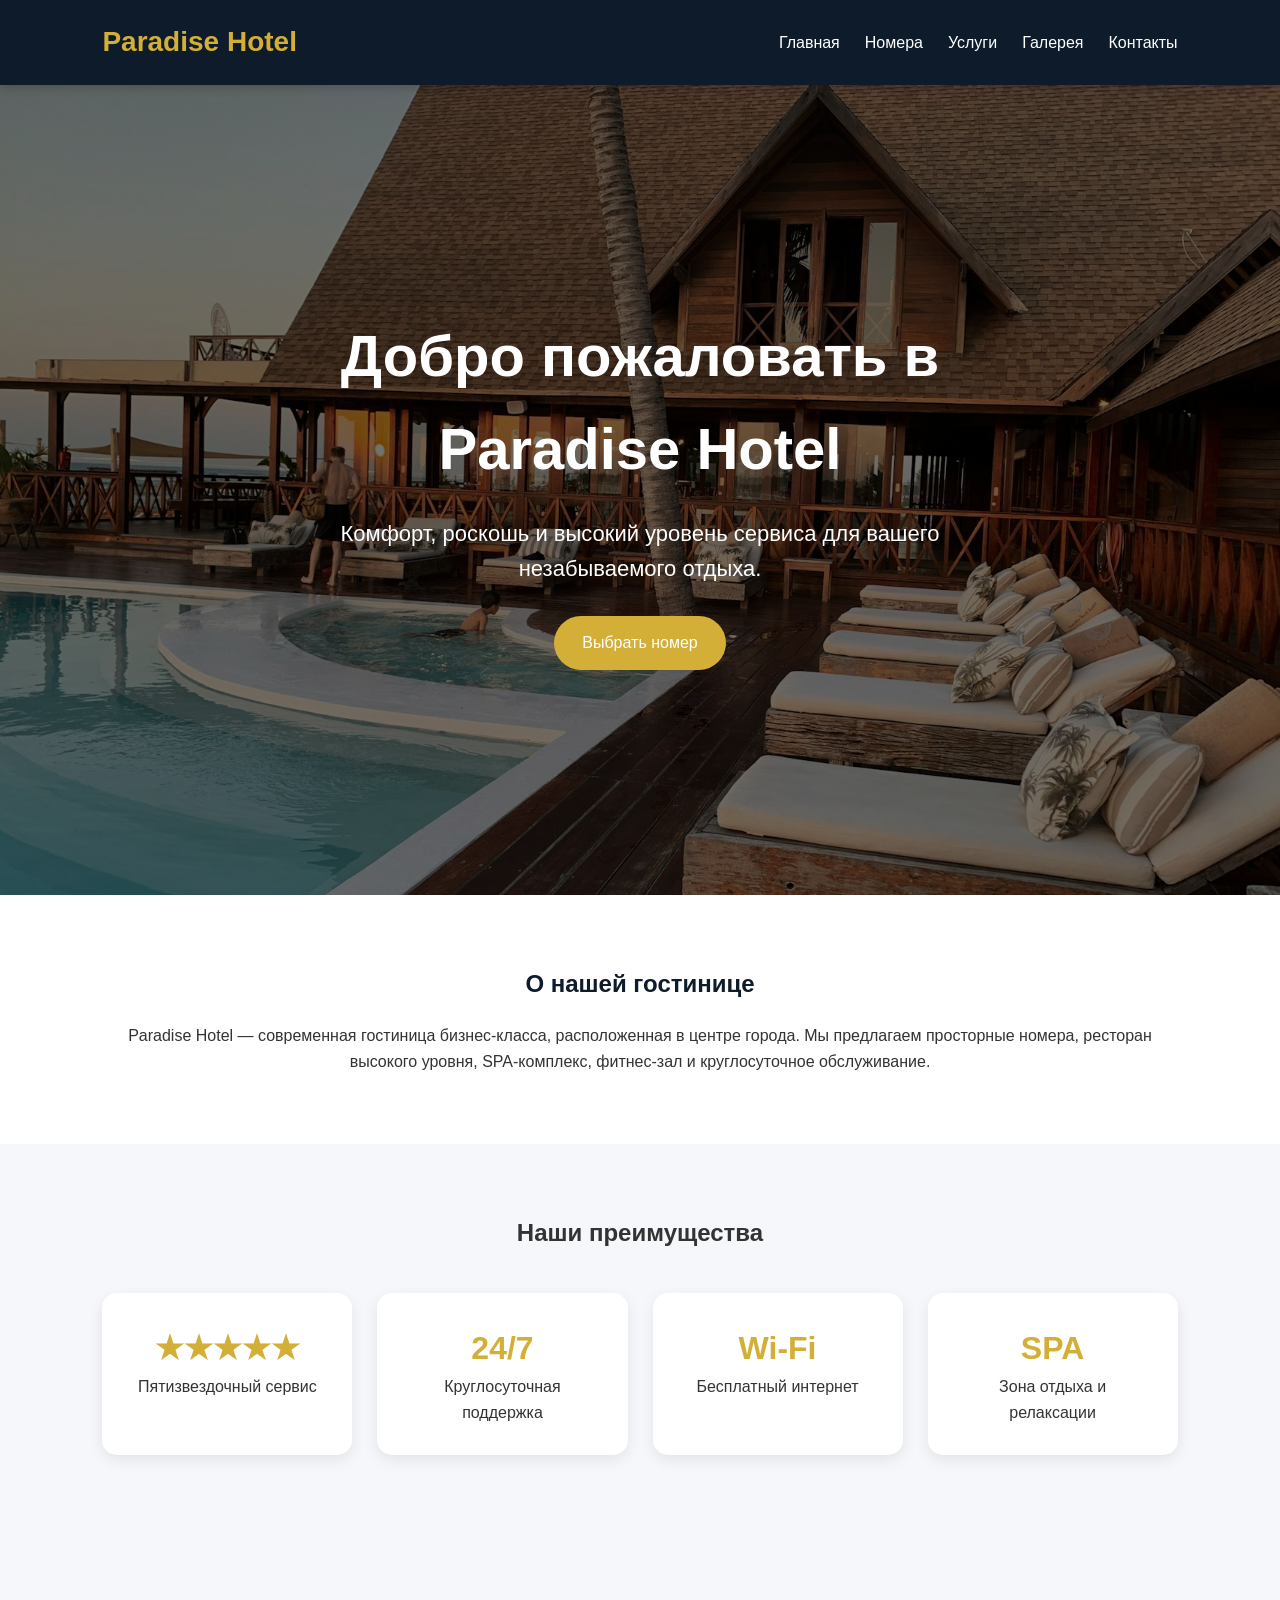
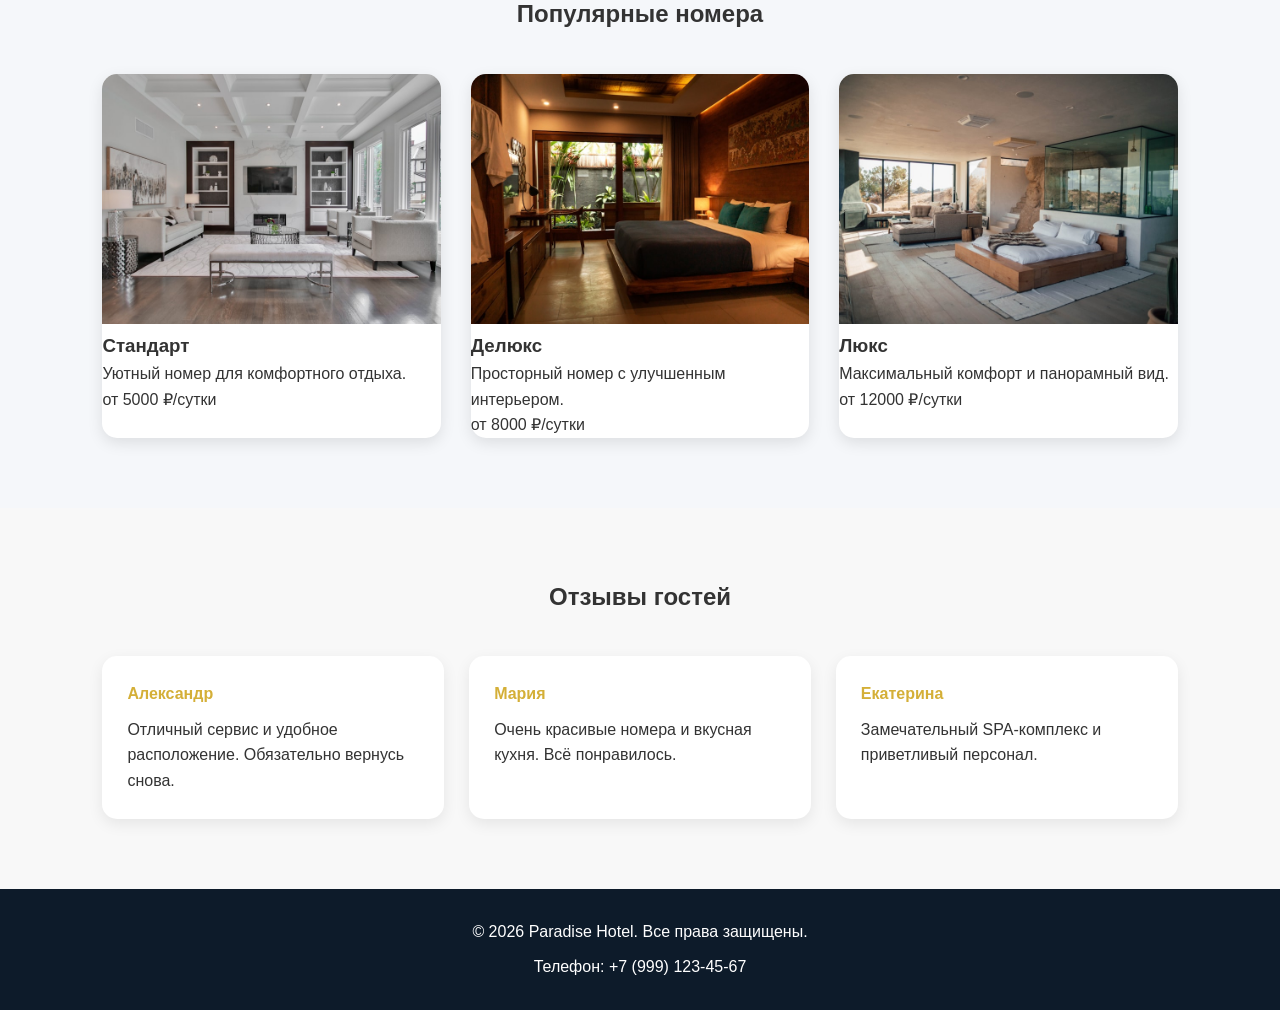
<file: index.html>
<!DOCTYPE html>
<html lang="ru">
<head>
    <meta charset="UTF-8">
    <meta name="viewport" content="width=device-width, initial-scale=1.0">

    <title>Paradise Hotel | Главная</title>

    <link rel="stylesheet" href="style.css">

    <script defer src="script.js"></script>
</head>
<body>

<header>

    <div class="logo">
        Paradise Hotel
    </div>

    <nav>
        <ul>
            <li><a href="index.html">Главная</a></li>
            <li><a href="rooms.html">Номера</a></li>
            <li><a href="services.html">Услуги</a></li>
            <li><a href="gallery.html">Галерея</a></li>
            <li><a href="contacts.html">Контакты</a></li>
        </ul>
    </nav>

</header>

<section class="hero">

    <div class="hero-overlay">

        <h1>Добро пожаловать в Paradise Hotel</h1>

        <p>
            Комфорт, роскошь и высокий уровень сервиса
            для вашего незабываемого отдыха.
        </p>

        <a href="rooms.html" class="btn">
            Выбрать номер
        </a>

    </div>

</section>

<section class="about">

    <h2>О нашей гостинице</h2>

    <p>
        Paradise Hotel — современная гостиница
        бизнес-класса, расположенная в центре города.
        Мы предлагаем просторные номера,
        ресторан высокого уровня, SPA-комплекс,
        фитнес-зал и круглосуточное обслуживание.
    </p>

</section>

<section class="advantages">

    <h2>Наши преимущества</h2>

    <div class="adv-grid">

        <div class="adv-card">
            <h3>★★★★★</h3>
            <p>Пятизвездочный сервис</p>
        </div>

        <div class="adv-card">
            <h3>24/7</h3>
            <p>Круглосуточная поддержка</p>
        </div>

        <div class="adv-card">
            <h3>Wi-Fi</h3>
            <p>Бесплатный интернет</p>
        </div>

        <div class="adv-card">
            <h3>SPA</h3>
            <p>Зона отдыха и релаксации</p>
        </div>

    </div>

</section>

<section class="popular-rooms">

    <h2>Популярные номера</h2>

    <div class="room-grid">

        <div class="room-card">

            <img src="images/room-standard.jpg"
                 alt="Стандарт">

            <h3>Стандарт</h3>

            <p>
                Уютный номер для комфортного отдыха.
            </p>

            <p class="price">
                от 5000 ₽/сутки
            </p>

        </div>

        <div class="room-card">

            <img src="images/room-deluxe.jpg"
                 alt="Делюкс">

            <h3>Делюкс</h3>

            <p>
                Просторный номер с улучшенным интерьером.
            </p>

            <p class="price">
                от 8000 ₽/сутки
            </p>

        </div>

        <div class="room-card">

            <img src="images/room-luxury.jpg"
                 alt="Люкс">

            <h3>Люкс</h3>

            <p>
                Максимальный комфорт и панорамный вид.
            </p>

            <p class="price">
                от 12000 ₽/сутки
            </p>

        </div>

    </div>

</section>

<section class="reviews">

    <h2>Отзывы гостей</h2>

    <div class="review-grid">

        <div class="review-card">

            <h4>Александр</h4>

            <p>
                Отличный сервис и удобное расположение.
                Обязательно вернусь снова.
            </p>

        </div>

        <div class="review-card">

            <h4>Мария</h4>

            <p>
                Очень красивые номера и вкусная кухня.
                Всё понравилось.
            </p>

        </div>

        <div class="review-card">

            <h4>Екатерина</h4>

            <p>
                Замечательный SPA-комплекс
                и приветливый персонал.
            </p>

        </div>

    </div>

</section>

<footer>

    <div class="footer-content">

        <p>
            © 2026 Paradise Hotel.
            Все права защищены.
        </p>

        <p>
            Телефон:
            +7 (999) 123-45-67
        </p>

    </div>

</footer>

</body>
</html>
</file>
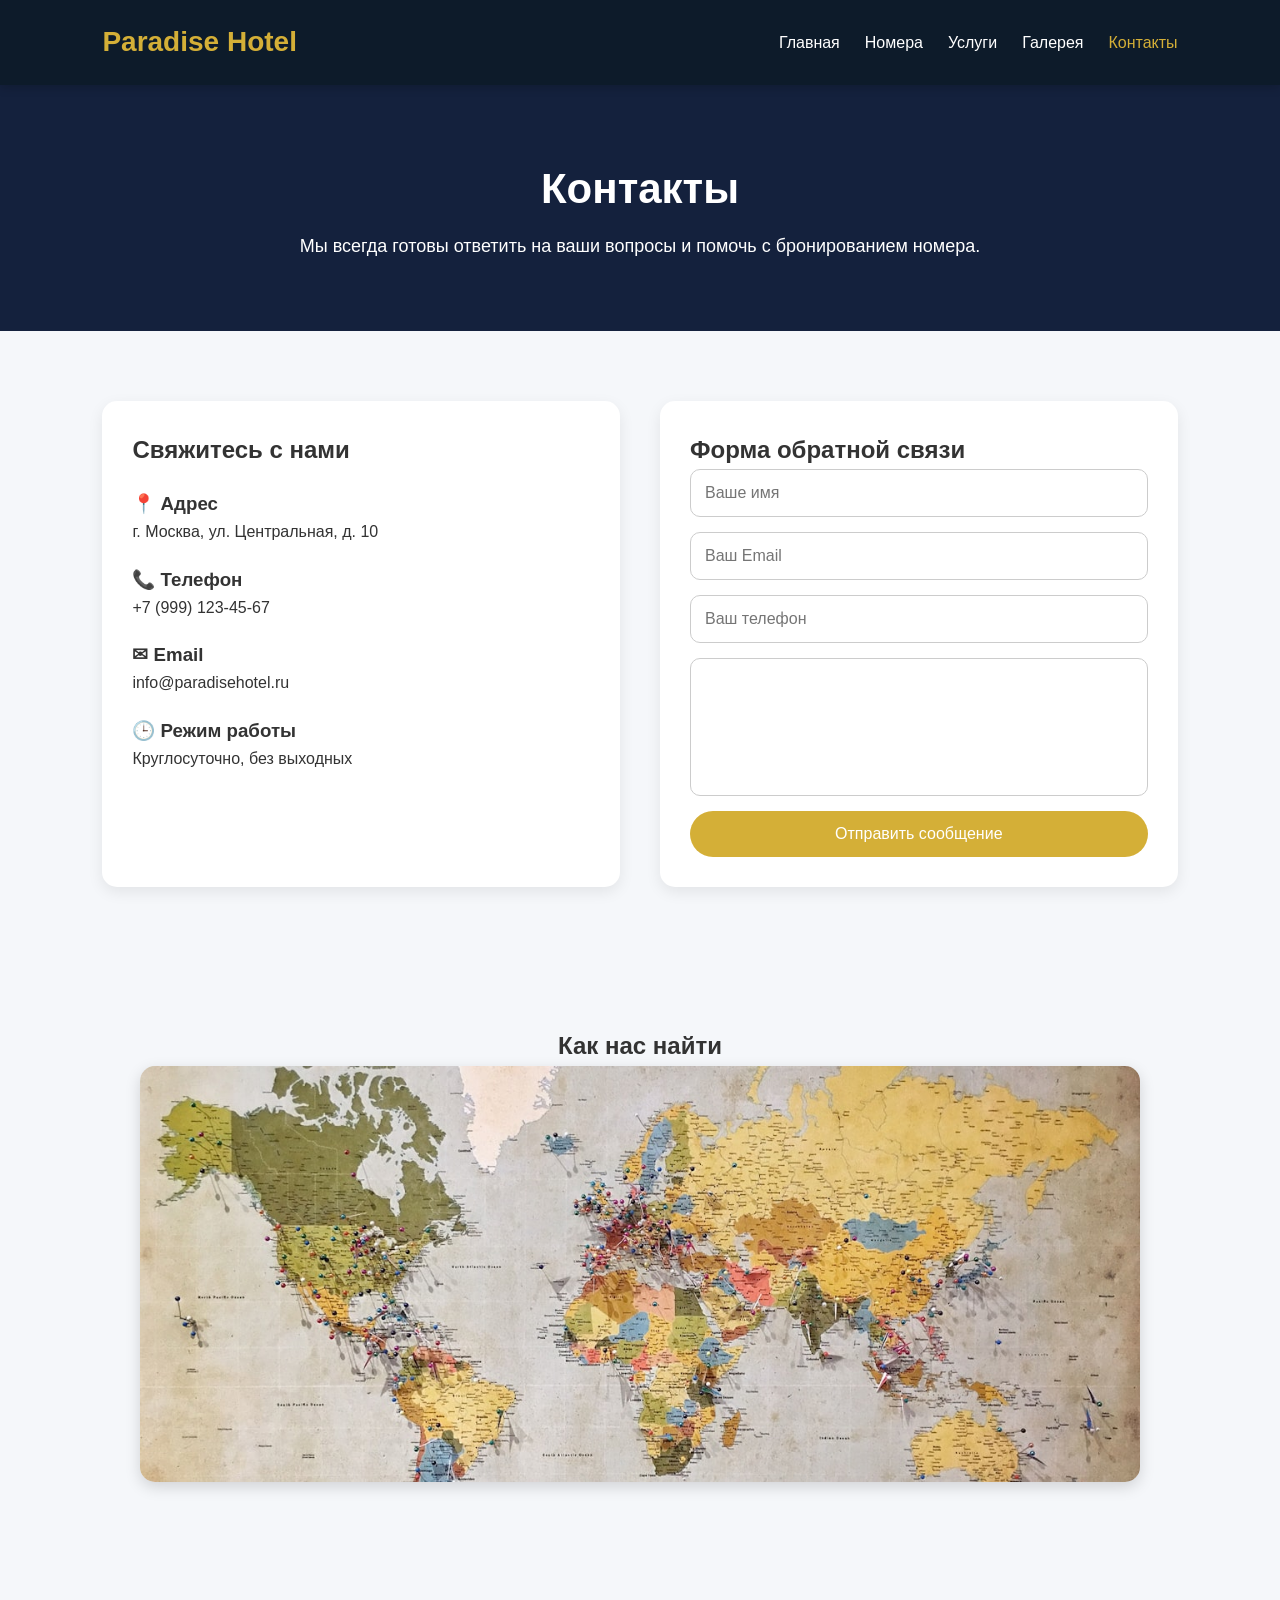
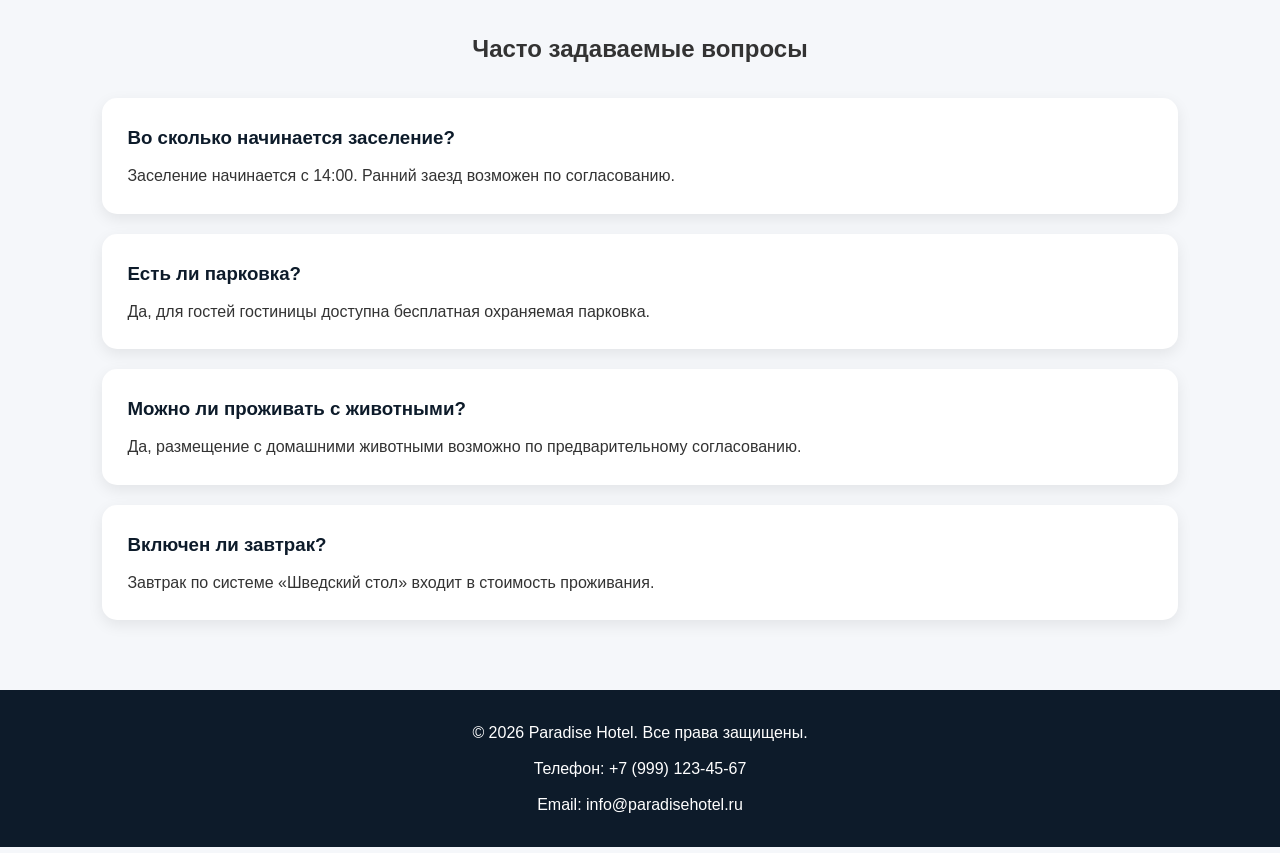
<file: contacts.html>
<!DOCTYPE html>
<html lang="ru">
<head>
    <meta charset="UTF-8">
    <meta name="viewport" content="width=device-width, initial-scale=1.0">
    <title>Paradise Hotel | Контакты</title>

    <link rel="stylesheet" href="style.css">
    <script defer src="script.js"></script>
</head>
<body>

<header>

    <div class="logo">
        Paradise Hotel
    </div>

    <nav>
        <ul>
            <li><a href="index.html">Главная</a></li>
            <li><a href="rooms.html">Номера</a></li>
            <li><a href="services.html">Услуги</a></li>
            <li><a href="gallery.html">Галерея</a></li>
            <li><a href="contacts.html" class="active">Контакты</a></li>
        </ul>
    </nav>

</header>

<section class="page-banner">

    <h1>Контакты</h1>

    <p>
        Мы всегда готовы ответить на ваши вопросы
        и помочь с бронированием номера.
    </p>

</section>

<section class="contacts-section">

    <div class="contact-info">

        <h2>Свяжитесь с нами</h2>

        <div class="info-item">
            <h3>📍 Адрес</h3>
            <p>г. Москва, ул. Центральная, д. 10</p>
        </div>

        <div class="info-item">
            <h3>📞 Телефон</h3>
            <p>+7 (999) 123-45-67</p>
        </div>

        <div class="info-item">
            <h3>✉ Email</h3>
            <p>info@paradisehotel.ru</p>
        </div>

        <div class="info-item">
            <h3>🕒 Режим работы</h3>
            <p>Круглосуточно, без выходных</p>
        </div>

    </div>

    <div class="contact-form">

        <h2>Форма обратной связи</h2>

        <form id="feedbackForm">

            <input
                type="text"
                placeholder="Ваше имя"
                required>

            <input
                type="email"
                placeholder="Ваш Email"
                required>

            <input
                type="tel"
                placeholder="Ваш телефон">

            <textarea
                rows="6"
                placeholder="Введите сообщение..."
                required>
            </textarea>

            <button type="submit" class="btn">
                Отправить сообщение
            </button>

        </form>

    </div>

</section>

<section class="map-section">

    <h2>Как нас найти</h2>

    <div class="map-container">

        <img
            src="images/map.jpg"
            alt="Карта расположения гостиницы"
            class="map-image">

    </div>

</section>

<section class="faq-section">

    <h2>Часто задаваемые вопросы</h2>

    <div class="faq-container">

        <div class="faq-item">
            <h3>Во сколько начинается заселение?</h3>
            <p>
                Заселение начинается с 14:00.
                Ранний заезд возможен по согласованию.
            </p>
        </div>

        <div class="faq-item">
            <h3>Есть ли парковка?</h3>
            <p>
                Да, для гостей гостиницы доступна
                бесплатная охраняемая парковка.
            </p>
        </div>

        <div class="faq-item">
            <h3>Можно ли проживать с животными?</h3>
            <p>
                Да, размещение с домашними животными
                возможно по предварительному согласованию.
            </p>
        </div>

        <div class="faq-item">
            <h3>Включен ли завтрак?</h3>
            <p>
                Завтрак по системе «Шведский стол»
                входит в стоимость проживания.
            </p>
        </div>

    </div>

</section>

<footer>

    <div class="footer-content">

        <p>
            © 2026 Paradise Hotel.
            Все права защищены.
        </p>

        <p>
            Телефон: +7 (999) 123-45-67
        </p>

        <p>
            Email: info@paradisehotel.ru
        </p>

    </div>

</footer>

</body>
</html>
</file>
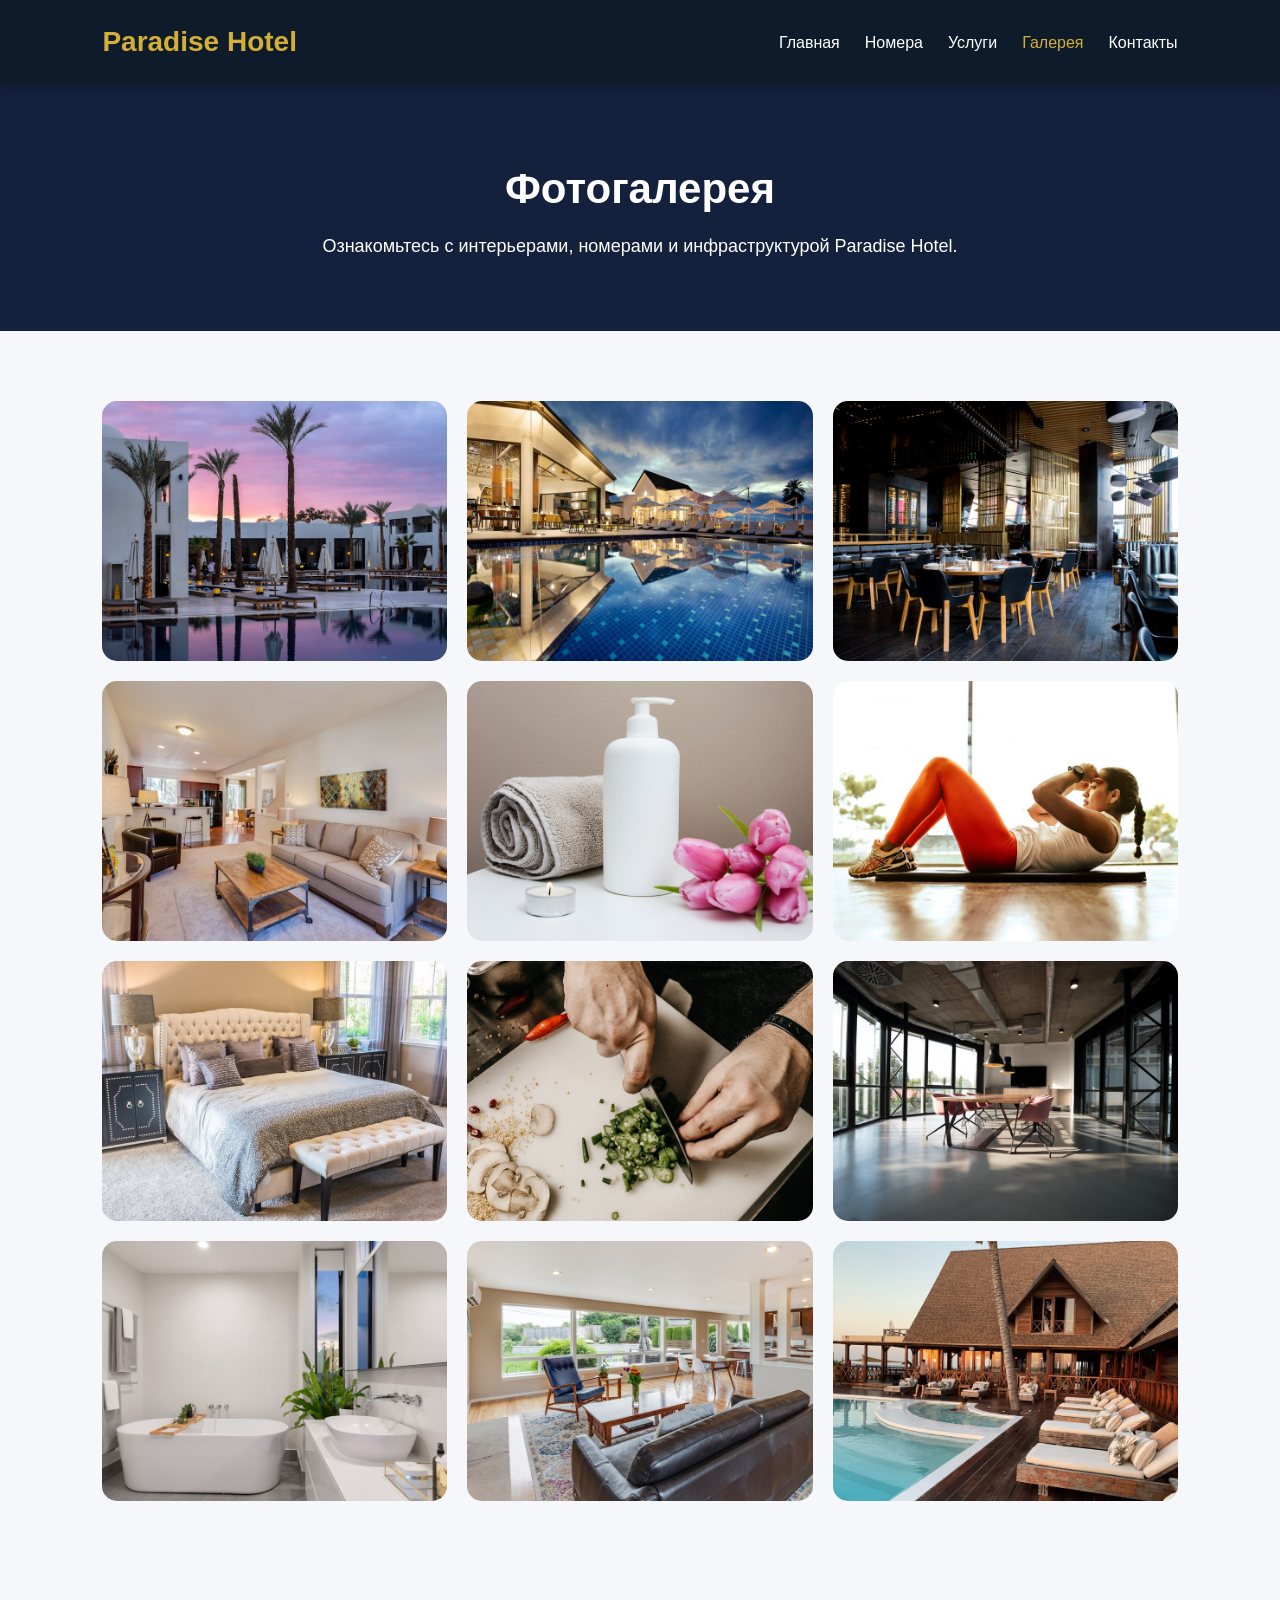
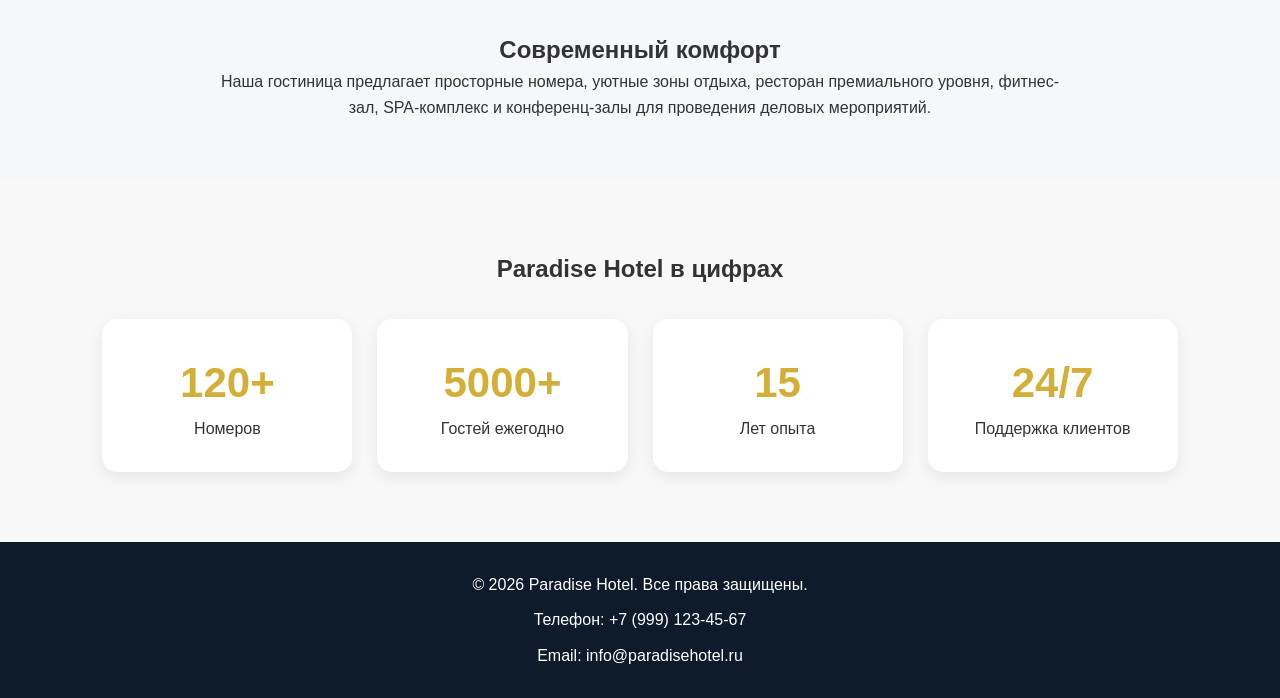
<file: gallery.html>
<!DOCTYPE html>
<html lang="ru">
<head>
    <meta charset="UTF-8">
    <meta name="viewport" content="width=device-width, initial-scale=1.0">
    <title>Paradise Hotel | Галерея</title>

    <link rel="stylesheet" href="style.css">
    <script defer src="script.js"></script>
</head>
<body>

<header>

    <div class="logo">
        Paradise Hotel
    </div>

    <nav>
        <ul>
            <li><a href="index.html">Главная</a></li>
            <li><a href="rooms.html">Номера</a></li>
            <li><a href="services.html">Услуги</a></li>
            <li><a href="gallery.html" class="active">Галерея</a></li>
            <li><a href="contacts.html">Контакты</a></li>
        </ul>
    </nav>

</header>

<section class="page-banner">

    <h1>Фотогалерея</h1>

    <p>
        Ознакомьтесь с интерьерами,
        номерами и инфраструктурой Paradise Hotel.
    </p>

</section>

<section class="gallery-section">

    <div class="gallery-grid">

        <img src="images/gallery1.jpg" alt="Фото гостиницы">
        <img src="images/gallery2.jpg" alt="Фото гостиницы">
        <img src="images/gallery3.jpg" alt="Фото гостиницы">
        <img src="images/gallery4.jpg" alt="Фото гостиницы">
        <img src="images/gallery5.jpg" alt="Фото гостиницы">
        <img src="images/gallery6.jpg" alt="Фото гостиницы">
        <img src="images/gallery7.jpg" alt="Фото гостиницы">
        <img src="images/gallery8.jpg" alt="Фото гостиницы">
        <img src="images/gallery9.jpg" alt="Фото гостиницы">
        <img src="images/gallery10.jpg" alt="Фото гостиницы">
        <img src="images/gallery11.jpg" alt="Фото гостиницы">
        <img src="images/gallery12.jpg" alt="Фото гостиницы">

    </div>

</section>

<section class="gallery-description">

    <h2>Современный комфорт</h2>

    <p>
        Наша гостиница предлагает просторные номера,
        уютные зоны отдыха, ресторан премиального уровня,
        фитнес-зал, SPA-комплекс и конференц-залы
        для проведения деловых мероприятий.
    </p>

</section>

<section class="statistics">

    <h2>Paradise Hotel в цифрах</h2>

    <div class="stats-grid">

        <div class="stat-card">
            <h3>120+</h3>
            <p>Номеров</p>
        </div>

        <div class="stat-card">
            <h3>5000+</h3>
            <p>Гостей ежегодно</p>
        </div>

        <div class="stat-card">
            <h3>15</h3>
            <p>Лет опыта</p>
        </div>

        <div class="stat-card">
            <h3>24/7</h3>
            <p>Поддержка клиентов</p>
        </div>

    </div>

</section>

<footer>

    <div class="footer-content">

        <p>
            © 2026 Paradise Hotel.
            Все права защищены.
        </p>

        <p>
            Телефон: +7 (999) 123-45-67
        </p>

        <p>
            Email: info@paradisehotel.ru
        </p>

    </div>

</footer>

</body>
</html>
</file>
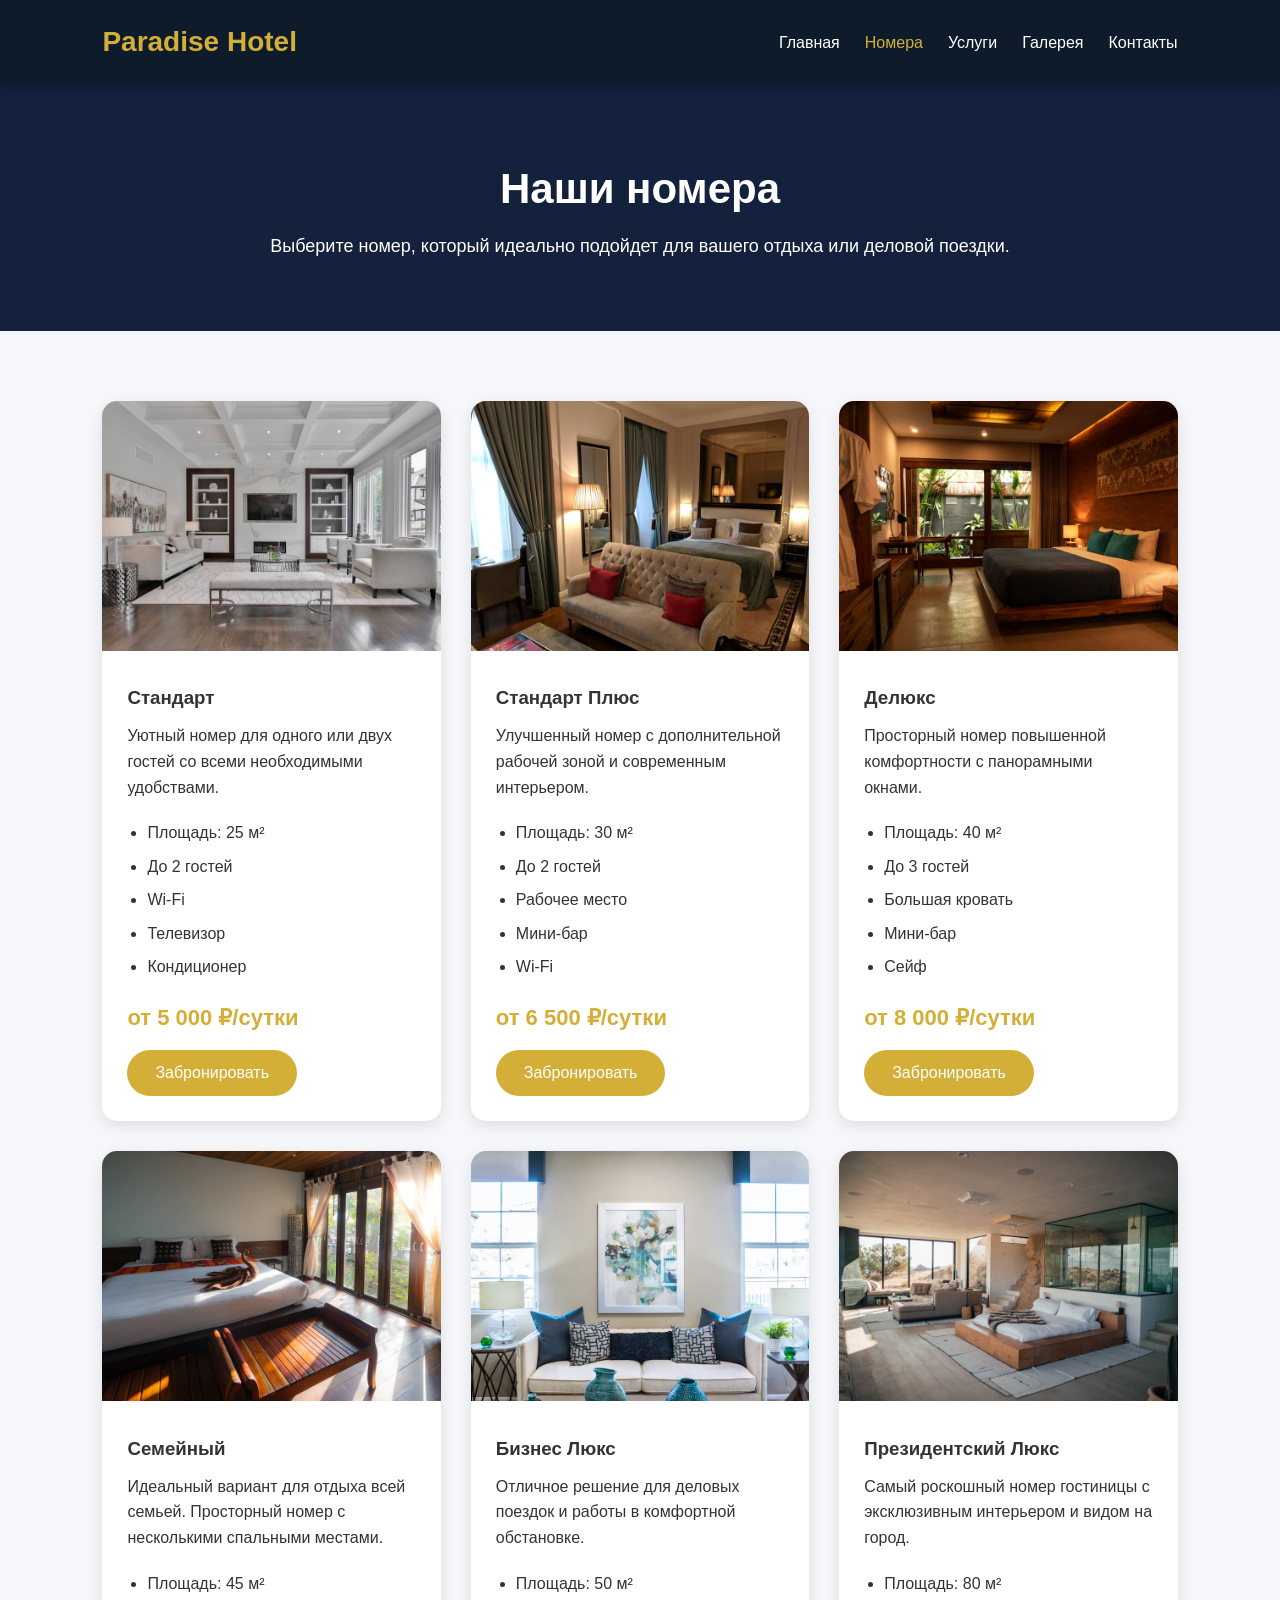
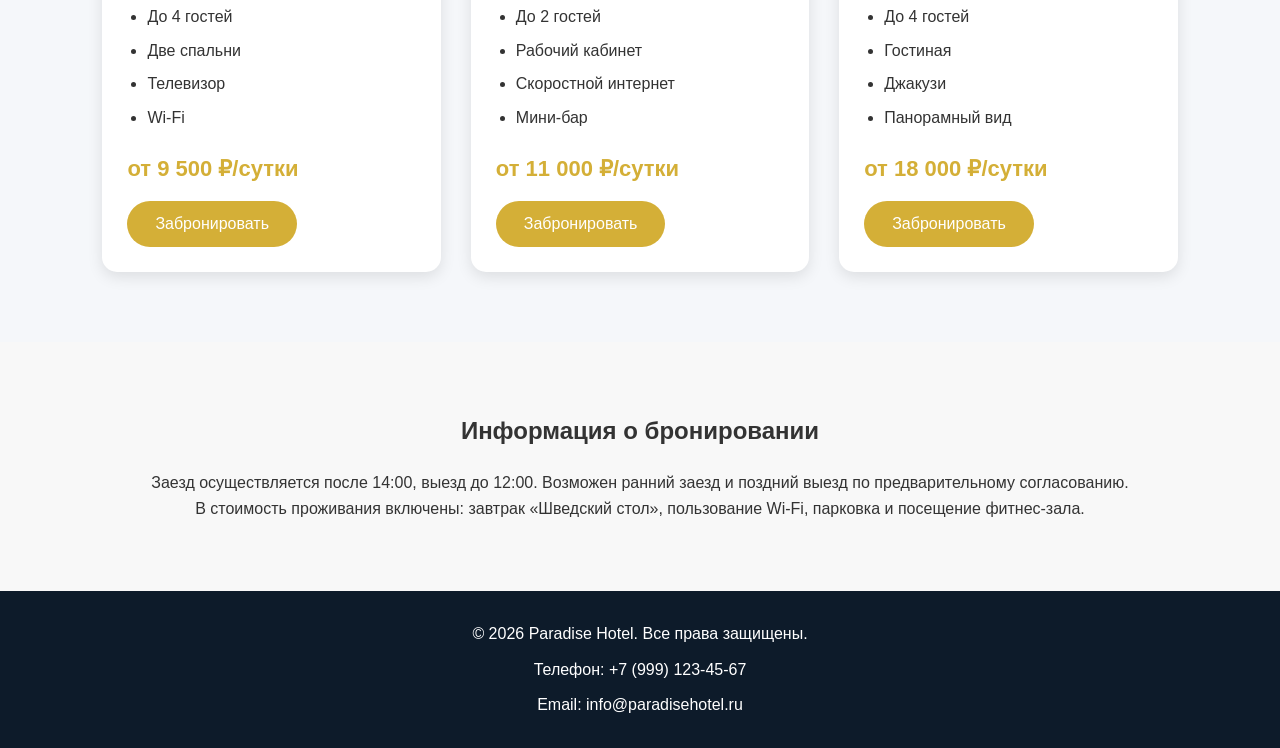
<file: rooms.html>
<!DOCTYPE html>
<html lang="ru">
<head>
    <meta charset="UTF-8">
    <meta name="viewport" content="width=device-width, initial-scale=1.0">
    <title>Paradise Hotel | Номера</title>

    <link rel="stylesheet" href="style.css">
    <script defer src="script.js"></script>
</head>
<body>

<header>

    <div class="logo">
        Paradise Hotel
    </div>

    <nav>
        <ul>
            <li><a href="index.html">Главная</a></li>
            <li><a href="rooms.html" class="active">Номера</a></li>
            <li><a href="services.html">Услуги</a></li>
            <li><a href="gallery.html">Галерея</a></li>
            <li><a href="contacts.html">Контакты</a></li>
        </ul>
    </nav>

</header>

<section class="page-banner">

    <h1>Наши номера</h1>

    <p>
        Выберите номер, который идеально подойдет
        для вашего отдыха или деловой поездки.
    </p>

</section>

<section class="rooms-section">

    <div class="room-grid">

        <!-- Стандарт -->

        <div class="room-card">

            <img src="images/room-standard.jpg"
                 alt="Номер Стандарт">

            <div class="room-info">

                <h3>Стандарт</h3>

                <p>
                    Уютный номер для одного или двух гостей
                    со всеми необходимыми удобствами.
                </p>

                <ul class="room-features">
                    <li>Площадь: 25 м²</li>
                    <li>До 2 гостей</li>
                    <li>Wi-Fi</li>
                    <li>Телевизор</li>
                    <li>Кондиционер</li>
                </ul>

                <div class="room-price">
                    от 5 000 ₽/сутки
                </div>

                <button
                    class="btn"
                    onclick="bookRoom('Стандарт')">
                    Забронировать
                </button>

            </div>

        </div>

        <!-- Стандарт Плюс -->

        <div class="room-card">

            <img src="images/room-standard-plus.jpg"
                 alt="Стандарт Плюс">

            <div class="room-info">

                <h3>Стандарт Плюс</h3>

                <p>
                    Улучшенный номер с дополнительной
                    рабочей зоной и современным интерьером.
                </p>

                <ul class="room-features">
                    <li>Площадь: 30 м²</li>
                    <li>До 2 гостей</li>
                    <li>Рабочее место</li>
                    <li>Мини-бар</li>
                    <li>Wi-Fi</li>
                </ul>

                <div class="room-price">
                    от 6 500 ₽/сутки
                </div>

                <button
                    class="btn"
                    onclick="bookRoom('Стандарт Плюс')">
                    Забронировать
                </button>

            </div>

        </div>

        <!-- Делюкс -->

        <div class="room-card">

            <img src="images/room-deluxe.jpg"
                 alt="Делюкс">

            <div class="room-info">

                <h3>Делюкс</h3>

                <p>
                    Просторный номер повышенной комфортности
                    с панорамными окнами.
                </p>

                <ul class="room-features">
                    <li>Площадь: 40 м²</li>
                    <li>До 3 гостей</li>
                    <li>Большая кровать</li>
                    <li>Мини-бар</li>
                    <li>Сейф</li>
                </ul>

                <div class="room-price">
                    от 8 000 ₽/сутки
                </div>

                <button
                    class="btn"
                    onclick="bookRoom('Делюкс')">
                    Забронировать
                </button>

            </div>

        </div>

        <!-- Семейный -->

        <div class="room-card">

            <img src="images/room-family.jpg"
                 alt="Семейный номер">

            <div class="room-info">

                <h3>Семейный</h3>

                <p>
                    Идеальный вариант для отдыха всей семьей.
                    Просторный номер с несколькими спальными местами.
                </p>

                <ul class="room-features">
                    <li>Площадь: 45 м²</li>
                    <li>До 4 гостей</li>
                    <li>Две спальни</li>
                    <li>Телевизор</li>
                    <li>Wi-Fi</li>
                </ul>

                <div class="room-price">
                    от 9 500 ₽/сутки
                </div>

                <button
                    class="btn"
                    onclick="bookRoom('Семейный')">
                    Забронировать
                </button>

            </div>

        </div>

        <!-- Бизнес Люкс -->

        <div class="room-card">

            <img src="images/room-business.jpg"
                 alt="Бизнес Люкс">

            <div class="room-info">

                <h3>Бизнес Люкс</h3>

                <p>
                    Отличное решение для деловых поездок
                    и работы в комфортной обстановке.
                </p>

                <ul class="room-features">
                    <li>Площадь: 50 м²</li>
                    <li>До 2 гостей</li>
                    <li>Рабочий кабинет</li>
                    <li>Скоростной интернет</li>
                    <li>Мини-бар</li>
                </ul>

                <div class="room-price">
                    от 11 000 ₽/сутки
                </div>

                <button
                    class="btn"
                    onclick="bookRoom('Бизнес Люкс')">
                    Забронировать
                </button>

            </div>

        </div>

        <!-- Президентский Люкс -->

        <div class="room-card">

            <img src="images/room-luxury.jpg"
                 alt="Президентский Люкс">

            <div class="room-info">

                <h3>Президентский Люкс</h3>

                <p>
                    Самый роскошный номер гостиницы
                    с эксклюзивным интерьером и видом на город.
                </p>

                <ul class="room-features">
                    <li>Площадь: 80 м²</li>
                    <li>До 4 гостей</li>
                    <li>Гостиная</li>
                    <li>Джакузи</li>
                    <li>Панорамный вид</li>
                </ul>

                <div class="room-price">
                    от 18 000 ₽/сутки
                </div>

                <button
                    class="btn"
                    onclick="bookRoom('Президентский Люкс')">
                    Забронировать
                </button>

            </div>

        </div>

    </div>

</section>

<section class="booking-info">

    <h2>Информация о бронировании</h2>

    <p>
        Заезд осуществляется после 14:00,
        выезд до 12:00.
        Возможен ранний заезд и поздний выезд
        по предварительному согласованию.
    </p>

    <p>
        В стоимость проживания включены:
        завтрак «Шведский стол»,
        пользование Wi-Fi,
        парковка и посещение фитнес-зала.
    </p>

</section>

<footer>

    <div class="footer-content">

        <p>
            © 2026 Paradise Hotel.
            Все права защищены.
        </p>

        <p>
            Телефон: +7 (999) 123-45-67
        </p>

        <p>
            Email: info@paradisehotel.ru
        </p>

    </div>

</footer>

</body>
</html>
</file>
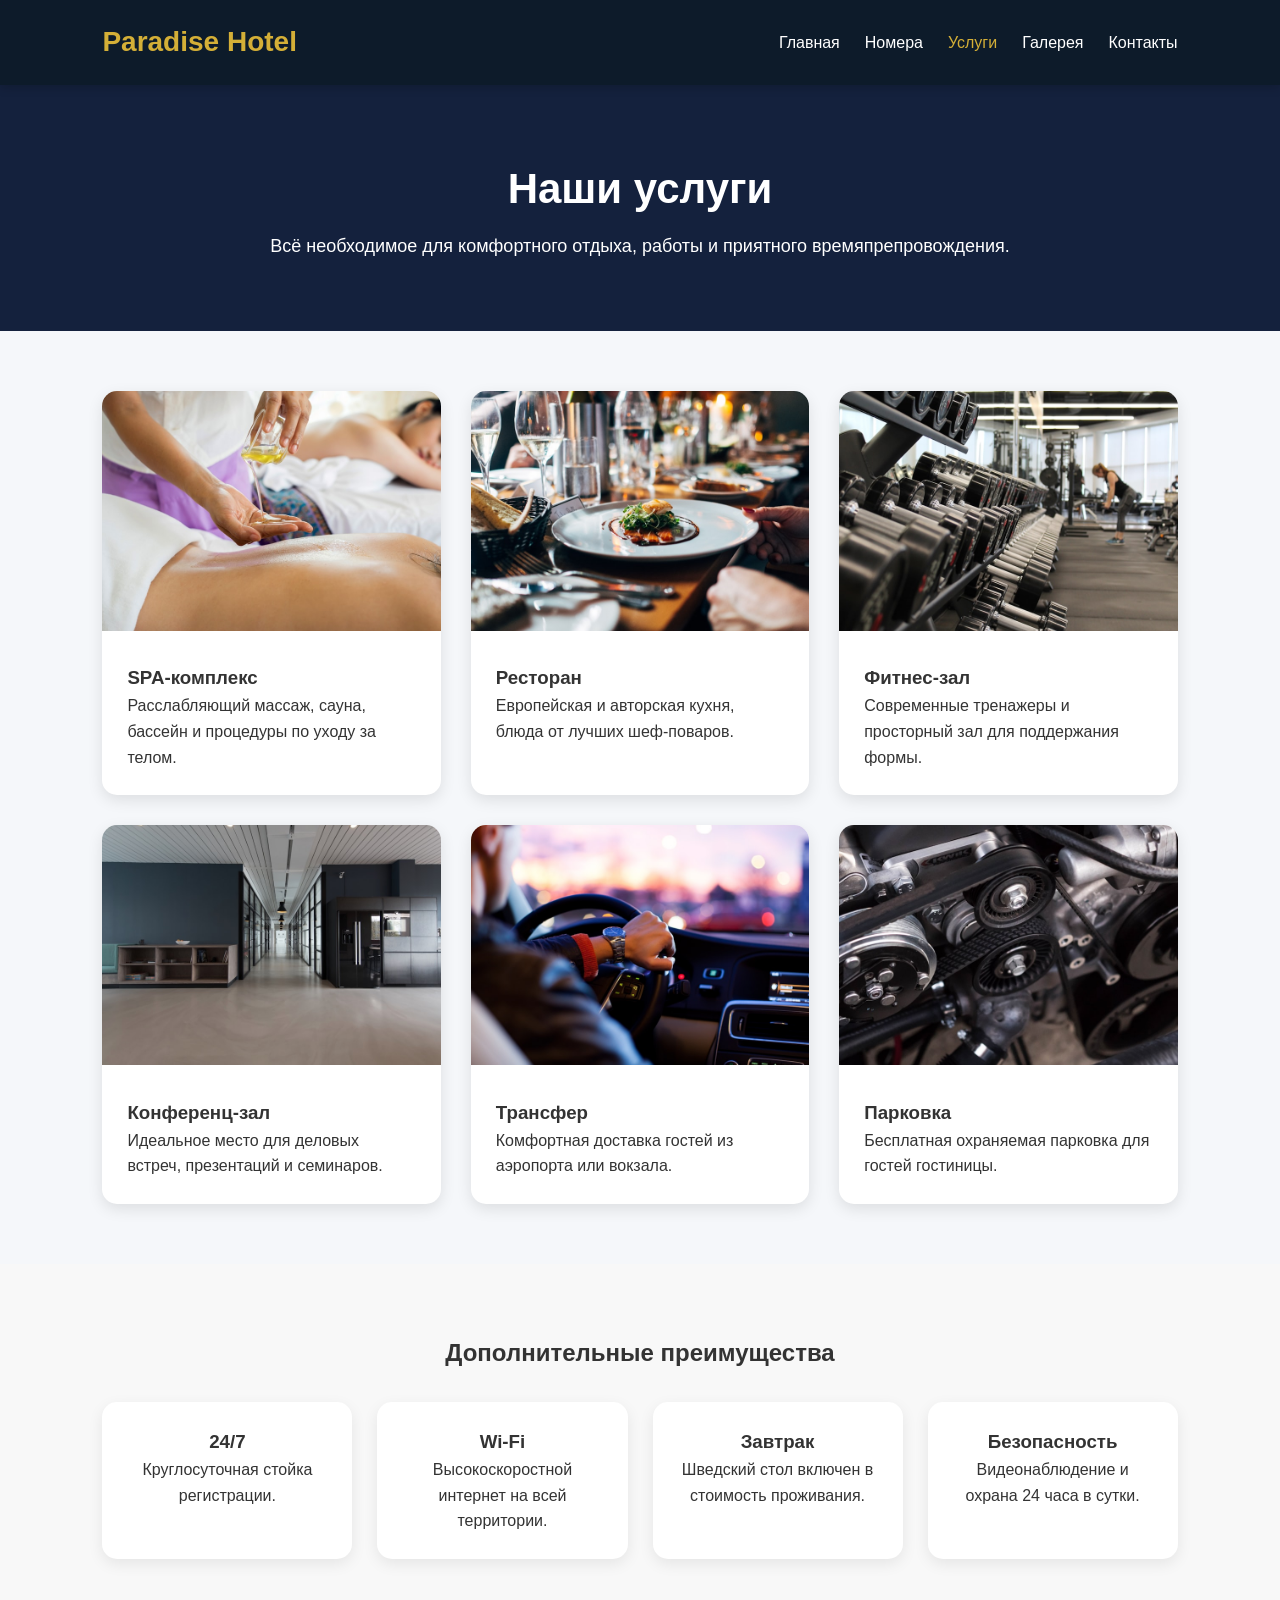
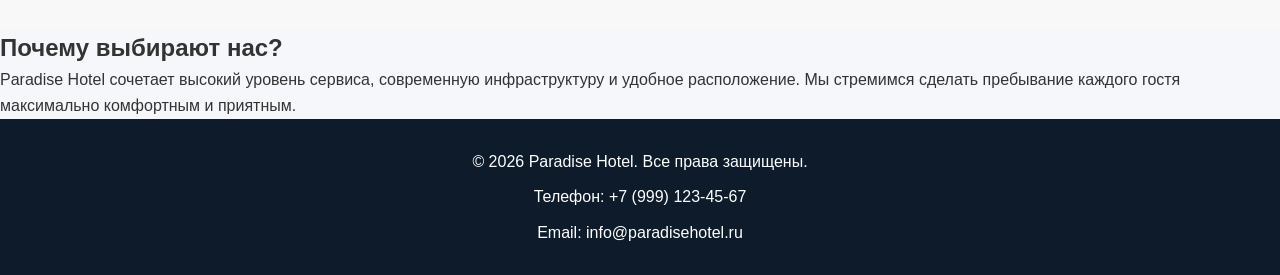
<file: services.html>
<!DOCTYPE html>
<html lang="ru">
<head>
    <meta charset="UTF-8">
    <meta name="viewport" content="width=device-width, initial-scale=1.0">
    <title>Paradise Hotel | Услуги</title>

    <link rel="stylesheet" href="style.css">
    <script defer src="script.js"></script>
</head>
<body>

<header>

    <div class="logo">
        Paradise Hotel
    </div>

    <nav>
        <ul>
            <li><a href="index.html">Главная</a></li>
            <li><a href="rooms.html">Номера</a></li>
            <li><a href="services.html" class="active">Услуги</a></li>
            <li><a href="gallery.html">Галерея</a></li>
            <li><a href="contacts.html">Контакты</a></li>
        </ul>
    </nav>

</header>

<section class="page-banner">

    <h1>Наши услуги</h1>

    <p>
        Всё необходимое для комфортного отдыха,
        работы и приятного времяпрепровождения.
    </p>

</section>

<section class="services-section">

    <div class="services-grid">

        <div class="service-card">

            <img src="images/spa.jpg" alt="SPA">

            <div class="service-content">

                <h3>SPA-комплекс</h3>

                <p>
                    Расслабляющий массаж, сауна,
                    бассейн и процедуры по уходу за телом.
                </p>

            </div>

        </div>

        <div class="service-card">

            <img src="images/restaurant.jpg" alt="Ресторан">

            <div class="service-content">

                <h3>Ресторан</h3>

                <p>
                    Европейская и авторская кухня,
                    блюда от лучших шеф-поваров.
                </p>

            </div>

        </div>

        <div class="service-card">

            <img src="images/gym.jpg" alt="Фитнес">

            <div class="service-content">

                <h3>Фитнес-зал</h3>

                <p>
                    Современные тренажеры и просторный зал
                    для поддержания формы.
                </p>

            </div>

        </div>

        <div class="service-card">

            <img src="images/conference.jpg" alt="Конференц-зал">

            <div class="service-content">

                <h3>Конференц-зал</h3>

                <p>
                    Идеальное место для деловых встреч,
                    презентаций и семинаров.
                </p>

            </div>

        </div>

        <div class="service-card">

            <img src="images/transfer.jpg" alt="Трансфер">

            <div class="service-content">

                <h3>Трансфер</h3>

                <p>
                    Комфортная доставка гостей
                    из аэропорта или вокзала.
                </p>

            </div>

        </div>

        <div class="service-card">

            <img src="images/parking.jpg" alt="Парковка">

            <div class="service-content">

                <h3>Парковка</h3>

                <p>
                    Бесплатная охраняемая парковка
                    для гостей гостиницы.
                </p>

            </div>

        </div>

    </div>

</section>

<section class="extra-services">

    <h2>Дополнительные преимущества</h2>

    <div class="extra-grid">

        <div class="extra-card">
            <h3>24/7</h3>
            <p>Круглосуточная стойка регистрации.</p>
        </div>

        <div class="extra-card">
            <h3>Wi-Fi</h3>
            <p>Высокоскоростной интернет на всей территории.</p>
        </div>

        <div class="extra-card">
            <h3>Завтрак</h3>
            <p>Шведский стол включен в стоимость проживания.</p>
        </div>

        <div class="extra-card">
            <h3>Безопасность</h3>
            <p>Видеонаблюдение и охрана 24 часа в сутки.</p>
        </div>

    </div>

</section>

<section class="services-info">

    <h2>Почему выбирают нас?</h2>

    <p>
        Paradise Hotel сочетает высокий уровень сервиса,
        современную инфраструктуру и удобное расположение.
        Мы стремимся сделать пребывание каждого гостя
        максимально комфортным и приятным.
    </p>

</section>

<footer>

    <div class="footer-content">

        <p>
            © 2026 Paradise Hotel.
            Все права защищены.
        </p>

        <p>
            Телефон: +7 (999) 123-45-67
        </p>

        <p>
            Email: info@paradisehotel.ru
        </p>

    </div>

</footer>

</body>
</html>
</file>
<file: style.css>
/* =========================
   СБРОС СТИЛЕЙ
========================= */

*{
    margin:0;
    padding:0;
    box-sizing:border-box;
}

html{
    scroll-behavior:smooth;
}

body{
    font-family:'Segoe UI', Tahoma, Geneva, Verdana, sans-serif;
    background:#f5f7fa;
    color:#333;
    line-height:1.6;
}

/* =========================
   HEADER
========================= */

header{
    background:#0d1b2a;
    color:white;
    display:flex;
    justify-content:space-between;
    align-items:center;
    padding:20px 8%;
    position:sticky;
    top:0;
    z-index:1000;
    box-shadow:0 2px 10px rgba(0,0,0,.2);
}

.logo{
    font-size:28px;
    font-weight:700;
    color:#d4af37;
}

nav ul{
    list-style:none;
    display:flex;
    gap:25px;
}

nav ul li a{
    text-decoration:none;
    color:white;
    font-weight:500;
    transition:.3s;
}

nav ul li a:hover,
.active{
    color:#d4af37;
}

/* =========================
   HERO
========================= */

.hero{
    height:90vh;

    background:
    linear-gradient(
        rgba(0,0,0,.55),
        rgba(0,0,0,.55)
    ),
    url("images/hero.jpg");

    background-size:cover;
    background-position:center;

    display:flex;
    align-items:center;
    justify-content:center;
    text-align:center;
}

.hero-overlay{
    color:white;
    max-width:800px;
    padding:20px;
}

.hero-overlay h1{
    font-size:58px;
    margin-bottom:20px;
}

.hero-overlay p{
    font-size:22px;
    margin-bottom:30px;
}

/* =========================
   КНОПКИ
========================= */

.btn{
    display:inline-block;
    background:#d4af37;
    color:white;
    padding:14px 28px;
    border:none;
    border-radius:30px;
    cursor:pointer;
    text-decoration:none;
    font-size:16px;
    transition:.3s;
}

.btn:hover{
    background:#b89324;
    transform:translateY(-3px);
}

/* =========================
   PAGE BANNER
========================= */

.page-banner{
    background:#14213d;
    color:white;
    text-align:center;
    padding:70px 20px;
}

.page-banner h1{
    font-size:42px;
    margin-bottom:10px;
}

.page-banner p{
    font-size:18px;
}

/* =========================
   ABOUT
========================= */

.about{
    padding:70px 10%;
    text-align:center;
    background:white;
}

.about h2{
    margin-bottom:20px;
    color:#0d1b2a;
}

/* =========================
   ADVANTAGES
========================= */

.advantages{
    padding:70px 8%;
    text-align:center;
}

.adv-grid{
    margin-top:40px;
    display:grid;
    grid-template-columns:repeat(auto-fit,minmax(220px,1fr));
    gap:25px;
}

.adv-card{
    background:white;
    padding:30px;
    border-radius:15px;
    box-shadow:0 5px 15px rgba(0,0,0,.08);
    transition:.3s;
}

.adv-card:hover{
    transform:translateY(-10px);
}

.adv-card h3{
    color:#d4af37;
    font-size:32px;
}

/* =========================
   ROOMS
========================= */

.rooms-section,
.popular-rooms{
    padding:70px 8%;
}

.popular-rooms h2,
.rooms-section h2{
    text-align:center;
    margin-bottom:40px;
}

.room-grid{
    display:grid;
    grid-template-columns:repeat(auto-fit,minmax(320px,1fr));
    gap:30px;
}

.room-card{
    background:white;
    border-radius:15px;
    overflow:hidden;
    box-shadow:0 5px 15px rgba(0,0,0,.1);
    transition:.4s;
}

.room-card:hover{
    transform:translateY(-10px);
}

.room-card img{
    width:100%;
    height:250px;
    object-fit:cover;
}

.room-info{
    padding:25px;
}

.room-info h3{
    margin-bottom:10px;
}

.room-features{
    margin:20px 0;
    padding-left:20px;
}

.room-features li{
    margin-bottom:8px;
}

.room-price{
    color:#d4af37;
    font-size:22px;
    font-weight:bold;
    margin-bottom:15px;
}

/* =========================
   SERVICES
========================= */

.services-grid{
    display:grid;
    grid-template-columns:repeat(auto-fit,minmax(320px,1fr));
    gap:30px;
    padding:60px 8%;
}

.service-card{
    background:white;
    border-radius:15px;
    overflow:hidden;
    box-shadow:0 5px 15px rgba(0,0,0,.1);
    transition:.4s;
}

.service-card:hover{
    transform:translateY(-10px);
}

.service-card img{
    width:100%;
    height:240px;
    object-fit:cover;
}

.service-content{
    padding:25px;
}

.extra-services{
    background:#f8f8f8;
    padding:70px 8%;
    text-align:center;
}

.extra-grid{
    margin-top:30px;
    display:grid;
    grid-template-columns:repeat(auto-fit,minmax(220px,1fr));
    gap:25px;
}

.extra-card{
    background:white;
    padding:25px;
    border-radius:15px;
    box-shadow:0 5px 15px rgba(0,0,0,.08);
}

/* =========================
   GALLERY
========================= */

.gallery-section{
    padding:70px 8%;
}

.gallery-grid{
    display:grid;
    grid-template-columns:repeat(auto-fit,minmax(300px,1fr));
    gap:20px;
}

.gallery-grid img{
    width:100%;
    height:260px;
    object-fit:cover;
    border-radius:15px;
    transition:.4s;
    cursor:pointer;
}

.gallery-grid img:hover{
    transform:scale(1.05);
    box-shadow:0 10px 25px rgba(0,0,0,.2);
}

.gallery-description{
    text-align:center;
    max-width:900px;
    margin:auto;
    padding:60px 20px;
}

/* =========================
   STATISTICS
========================= */

.statistics{
    background:#f8f8f8;
    padding:70px 8%;
    text-align:center;
}

.stats-grid{
    margin-top:30px;
    display:grid;
    grid-template-columns:repeat(auto-fit,minmax(220px,1fr));
    gap:25px;
}

.stat-card{
    background:white;
    padding:30px;
    border-radius:15px;
    box-shadow:0 5px 15px rgba(0,0,0,.08);
}

.stat-card h3{
    font-size:42px;
    color:#d4af37;
}

/* =========================
   CONTACTS
========================= */

.contacts-section{
    padding:70px 8%;
    display:grid;
    grid-template-columns:1fr 1fr;
    gap:40px;
}

.contact-info,
.contact-form{
    background:white;
    padding:30px;
    border-radius:15px;
    box-shadow:0 5px 15px rgba(0,0,0,.08);
}

.info-item{
    margin-top:20px;
}

.contact-form form{
    display:flex;
    flex-direction:column;
    gap:15px;
}

.contact-form input,
.contact-form textarea{
    padding:14px;
    border:1px solid #ccc;
    border-radius:10px;
    font-size:16px;
}

.contact-form textarea{
    resize:none;
}

/* =========================
   MAP
========================= */

.map-section{
    padding:70px 8%;
    text-align:center;
}

.map-image{
    width:100%;
    max-width:1000px;
    border-radius:15px;
    box-shadow:0 5px 15px rgba(0,0,0,.15);
}

/* =========================
   FAQ
========================= */

.faq-section{
    padding:70px 8%;
}

.faq-section h2{
    text-align:center;
    margin-bottom:30px;
}

.faq-container{
    display:flex;
    flex-direction:column;
    gap:20px;
}

.faq-item{
    background:white;
    padding:25px;
    border-radius:15px;
    box-shadow:0 5px 15px rgba(0,0,0,.08);
}

.faq-item h3{
    color:#0d1b2a;
    margin-bottom:10px;
}

/* =========================
   REVIEWS
========================= */

.reviews{
    padding:70px 8%;
    background:#f8f8f8;
}

.reviews h2{
    text-align:center;
    margin-bottom:40px;
}

.review-grid{
    display:grid;
    grid-template-columns:repeat(auto-fit,minmax(280px,1fr));
    gap:25px;
}

.review-card{
    background:white;
    padding:25px;
    border-radius:15px;
    box-shadow:0 5px 15px rgba(0,0,0,.08);
}

.review-card h4{
    margin-bottom:10px;
    color:#d4af37;
}

/* =========================
   FOOTER
========================= */

footer{
    background:#0d1b2a;
    color:white;
    padding:30px;
    text-align:center;
}

.footer-content{
    display:flex;
    flex-direction:column;
    gap:10px;
}

/* =========================
   BOOKING INFO
========================= */

.booking-info{
    padding:70px 8%;
    text-align:center;
    background:#f8f8f8;
}

.booking-info h2{
    margin-bottom:20px;
}

/* =========================
   АДАПТИВНОСТЬ
========================= */

@media(max-width:900px){

    header{
        flex-direction:column;
        gap:15px;
    }

    nav ul{
        flex-wrap:wrap;
        justify-content:center;
    }

    .hero-overlay h1{
        font-size:40px;
    }

    .contacts-section{
        grid-template-columns:1fr;
    }

}

@media(max-width:600px){

    .hero-overlay h1{
        font-size:32px;
    }

    .hero-overlay p{
        font-size:18px;
    }

    .page-banner h1{
        font-size:32px;
    }

}

/* =========================
   АНИМАЦИИ
========================= */

.hidden{
    opacity:0;
    transform:translateY(40px);
    transition:all .8s ease;
}

.show{
    opacity:1;
    transform:translateY(0);
}

/* =========================
   КНОПКА НАВЕРХ
========================= */

#scrollTopBtn{
    position:fixed;
    right:25px;
    bottom:25px;

    width:50px;
    height:50px;

    border:none;
    border-radius:50%;

    background:#d4af37;
    color:white;

    font-size:22px;
    cursor:pointer;

    display:none;

    z-index:9999;

    transition:.3s;
}

#scrollTopBtn:hover{
    background:#b89324;
    transform:scale(1.1);
}
</file>
